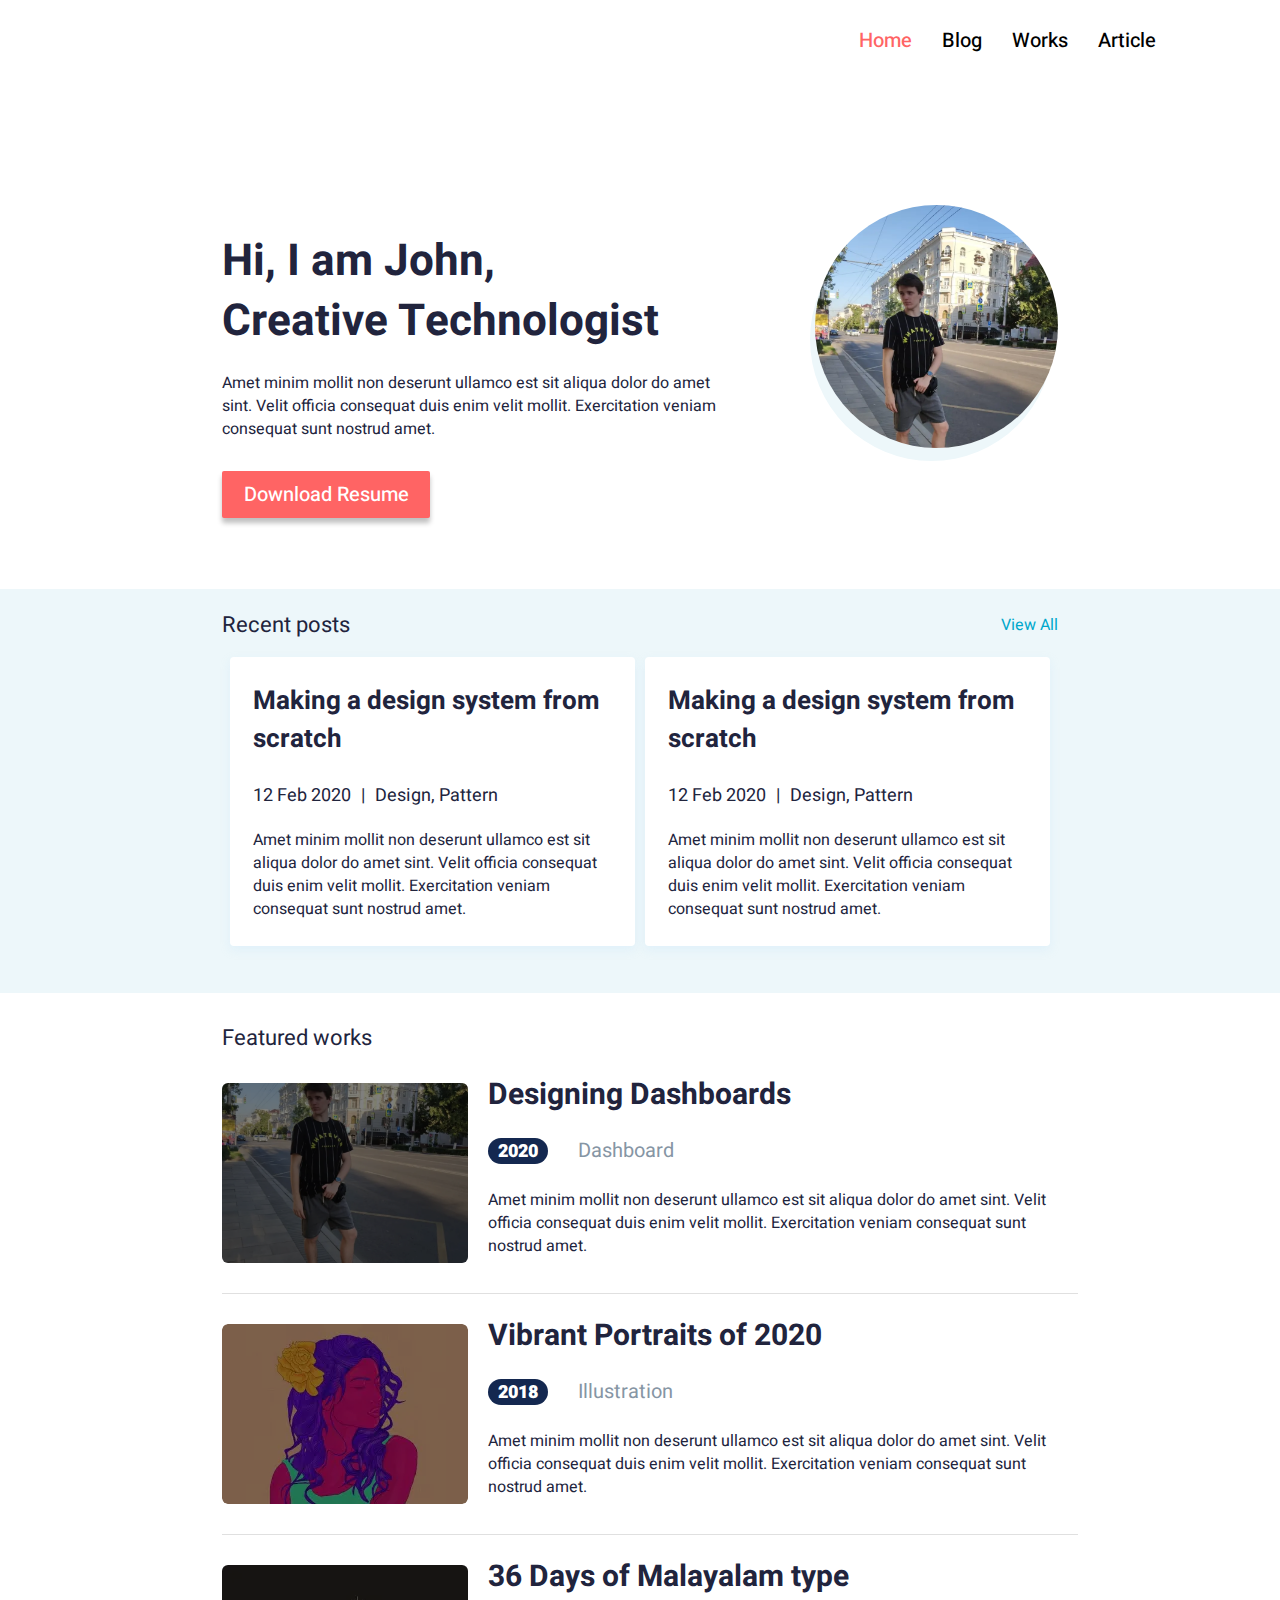
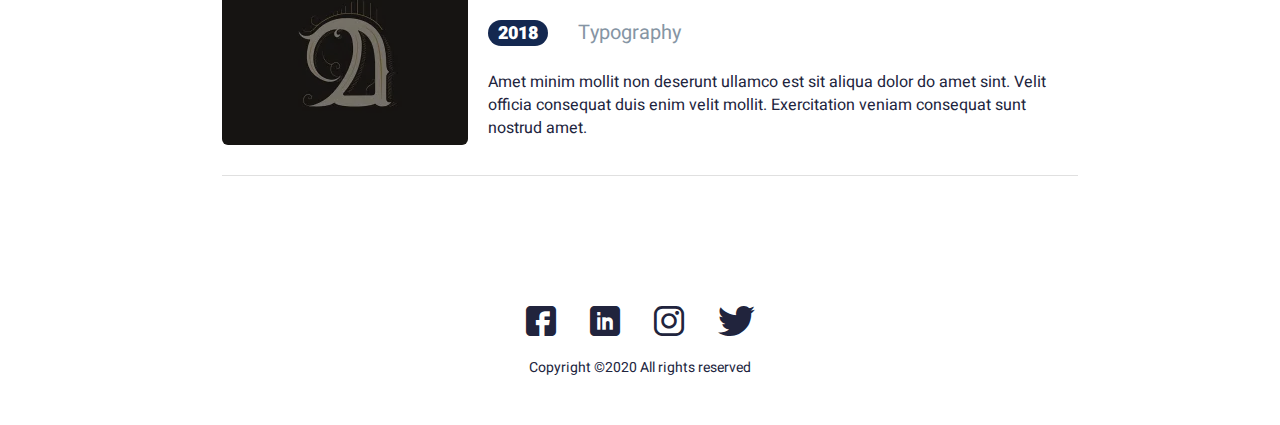
<file: index.html>
<!DOCTYPE html><html lang="ru"><head>  <title>Главная</title>  <meta charset="UTF-8">  <meta name="format-detection" content="telephone=no">  <link rel="stylesheet" href="css/style.min.css">  <link rel="shortcut icon" href="favicon.ico">  <link rel="preconnect" href="https://fonts.gstatic.com">  <link href="https://fonts.googleapis.com/css2?family=Heebo:wght@400;500;700;900&display=swap" rel="stylesheet">  <!-- <meta name="robots" content="noindex, nofollow"> -->  <!-- <meta name="viewport" content="width=device-width, initial-scale=1.0, maximum-scale=1.0, user-scalable=0"> -->  <meta name="viewport" content="width=device-width, initial-scale=1.0"></head><body>  <div class="wrapper">    <header class="header">  <div class="header__content _container">    <!--Меню хедер===========================================-->    <div class="header__menu menu">      <!--Бургер===========================================-->      <div class="menu__icon icon-menu">        <span></span>        <span></span>        <span></span>      </div>      <!--Бургер===========================================-->      <!--Навигация хедер==========================================-->      <nav class="menu__body">        <ul class="menu__list">          <li><a href="index.html" class="menu__nav  _active">Home</a></li>          <li><a href="Blog.html" class="menu__nav ">Blog</a></li>          <li><a href="works.html" class="menu__nav  ">Works</a></li>          <li><a href="article.html" class="menu__nav  ">Article</a></li>        </ul>      </nav>      <!--Навигация хедер===========================================-->    </div>    <!--Меню хедер===========================================-->  </div></header>    <main class="page">      <div class="_container">        <!--Информация и фото человека-->        <div class="main">          <div class="main__info info">            <h1 class="info__title title">Hi, I am John,<br>              Creative Technologist</h1>            <div class="info__text text">Amet minim mollit non deserunt ullamco est sit aliqua dolor do amet sint. Velit              officia consequat duis enim velit mollit. Exercitation veniam consequat sunt nostrud amet.</div>            <a class="info__btn btn">Download Resume</a>          </div>          <div class="main__photo">            <picture><source srcset="img/maininfo/02.webp" type="image/webp"><img src="img/maininfo/02.jpg" alt=""></picture>          </div>        </div>        <!--Информация и фото человека-->      </div>      <!--Отзывы-->      <div class="recent">        <div class="recent__container _container">          <div class="recent__header">            <div class="recent__title">Recent posts</div>            <a href="" class="recent__link">View All</a>          </div>          <!--Блоки-->          <div class="recent__basic basic">            <div class="basic__block block">              <!--Блок1-->              <div class="block__column column">                <div class="column__title title"> <a>Making a design system from scratch</a></div>                <div class="column__datainfo datainfo">                  <div class="datainfo__data">12 Feb 2020</div>                  <div class="datainfo__signum">|</div>                  <div class="datainfo__info">Design, Pattern</div>                </div>                <div class="column__text text">Amet minim mollit non deserunt ullamco est sit aliqua dolor do amet sint.                  Velit                  officia consequat duis enim velit mollit. Exercitation veniam consequat sunt nostrud amet.</div>              </div>              <!--Блок1-->              <!--Блок2-->              <div class="block__column column">                <div class="column__title title"> <a>Making a design system from scratch</a></div>                <div class="column__datainfo datainfo">                  <div class="datainfo__data">12 Feb 2020</div>                  <div class="datainfo__signum">|</div>                  <div class="datainfo__info">Design, Pattern</div>                </div>                <div class="column__text text">Amet minim mollit non deserunt ullamco est sit aliqua dolor do amet sint.                  Velit                  officia consequat duis enim velit mollit. Exercitation veniam consequat sunt nostrud amet.</div>              </div>              <!--Блок2-->            </div>          </div>          <!--Блоки-->        </div>      </div>      <!--Отзывы-->      <!--Работы-->      <div class="works">        <div class="works__container _container">          <div class="works__header">            <div class="works__title">Featured works</div>          </div>          <!--Блоки работы-->          <div class="works__item">            <div class="works__block work">              <a href="http://localhost:3000/works.html" class="wrok__image _ibg">                <picture><source srcset="img/maininfo/02.webp" type="image/webp"><img src="img/maininfo/02.jpg"></picture>              </a>              <div class="work__info info-wrok">                <div class="info-work__title title"> <a href="http://localhost:3000/works.html"                    class="info-work__title">Designing Dashboards</a>                </div>                <div class="info-work__datatheme datatheme">                  <div class="datatheme__data">2020</div>                  <div class="datatheme__theme">Dashboard</div>                </div>                <div class="info-work__text text">Amet minim mollit non deserunt ullamco est sit aliqua dolor do amet                  sint. Velit officia consequat duis enim velit mollit. Exercitation veniam consequat sunt nostrud amet.                </div>              </div>            </div>            <div class="works__block work">              <a href="http://localhost:3000/works.html" class="wrok__image _ibg">                <picture><source srcset="img/works/2.webp" type="image/webp"><img src="img/works/2.png"></picture>              </a>              <div class="work__info info-wrok">                <div class="info-work__title title"> <a href="http://localhost:3000/works.html"                    class="info-work__title">Vibrant Portraits of                    2020                </div></a>                <div class="info-work__datatheme datatheme">                  <div class="datatheme__data">2018</div>                  <div class="datatheme__theme">Illustration</div>                </div>                <div class="info-work__text text">Amet minim mollit non deserunt ullamco est sit aliqua dolor do amet                  sint. Velit officia consequat duis enim velit mollit. Exercitation veniam consequat sunt nostrud amet.                </div>              </div>            </div>            <div class="works__block work">              <a href="http://localhost:3000/works.html" class="wrok__image _ibg">                <picture><source srcset="img/works/3.webp" type="image/webp"><img src="img/works/3.png"></picture>              </a>              <div class="work__info info-wrok">                <div class="info-work__title title"> <a href="http://localhost:3000/works.html"                    class="info-work__title">36 Days of Malayalam                    type</a>                </div>                <div class="info-work__datatheme datatheme">                  <div class="datatheme__data">2018</div>                  <div class="datatheme__theme">Typography</div>                </div>                <div class="info-work__text text">Amet minim mollit non deserunt ullamco est sit aliqua dolor do amet                  sint. Velit officia consequat duis enim velit mollit. Exercitation veniam consequat sunt nostrud amet.                </div>              </div>            </div>          </div>          <!--Блоки работы-->        </div>      </div>      <!--Работы-->    </main>    <footer class="footer">  <div class="footer__content _container">    <div class="footer__social social">      <a href="" class="social__item _icon-face"></a>      <a href="" class="social__item _icon-in"></a>      <a href="" class="social__item _icon-inst"></a>      <a href="" class="social__item _icon-Twit"></a>    </div>    <div class="footer__copy">Copyright ©2020 All rights reserved </div>  </div></footer>    <!-- <script src="https://code.jquery.com/jquery-3.3.1.min.js"></script> --><script src="js/vendors.min.js"></script><script src="js/app.min.js"></script>  </div></body></html>
</file>
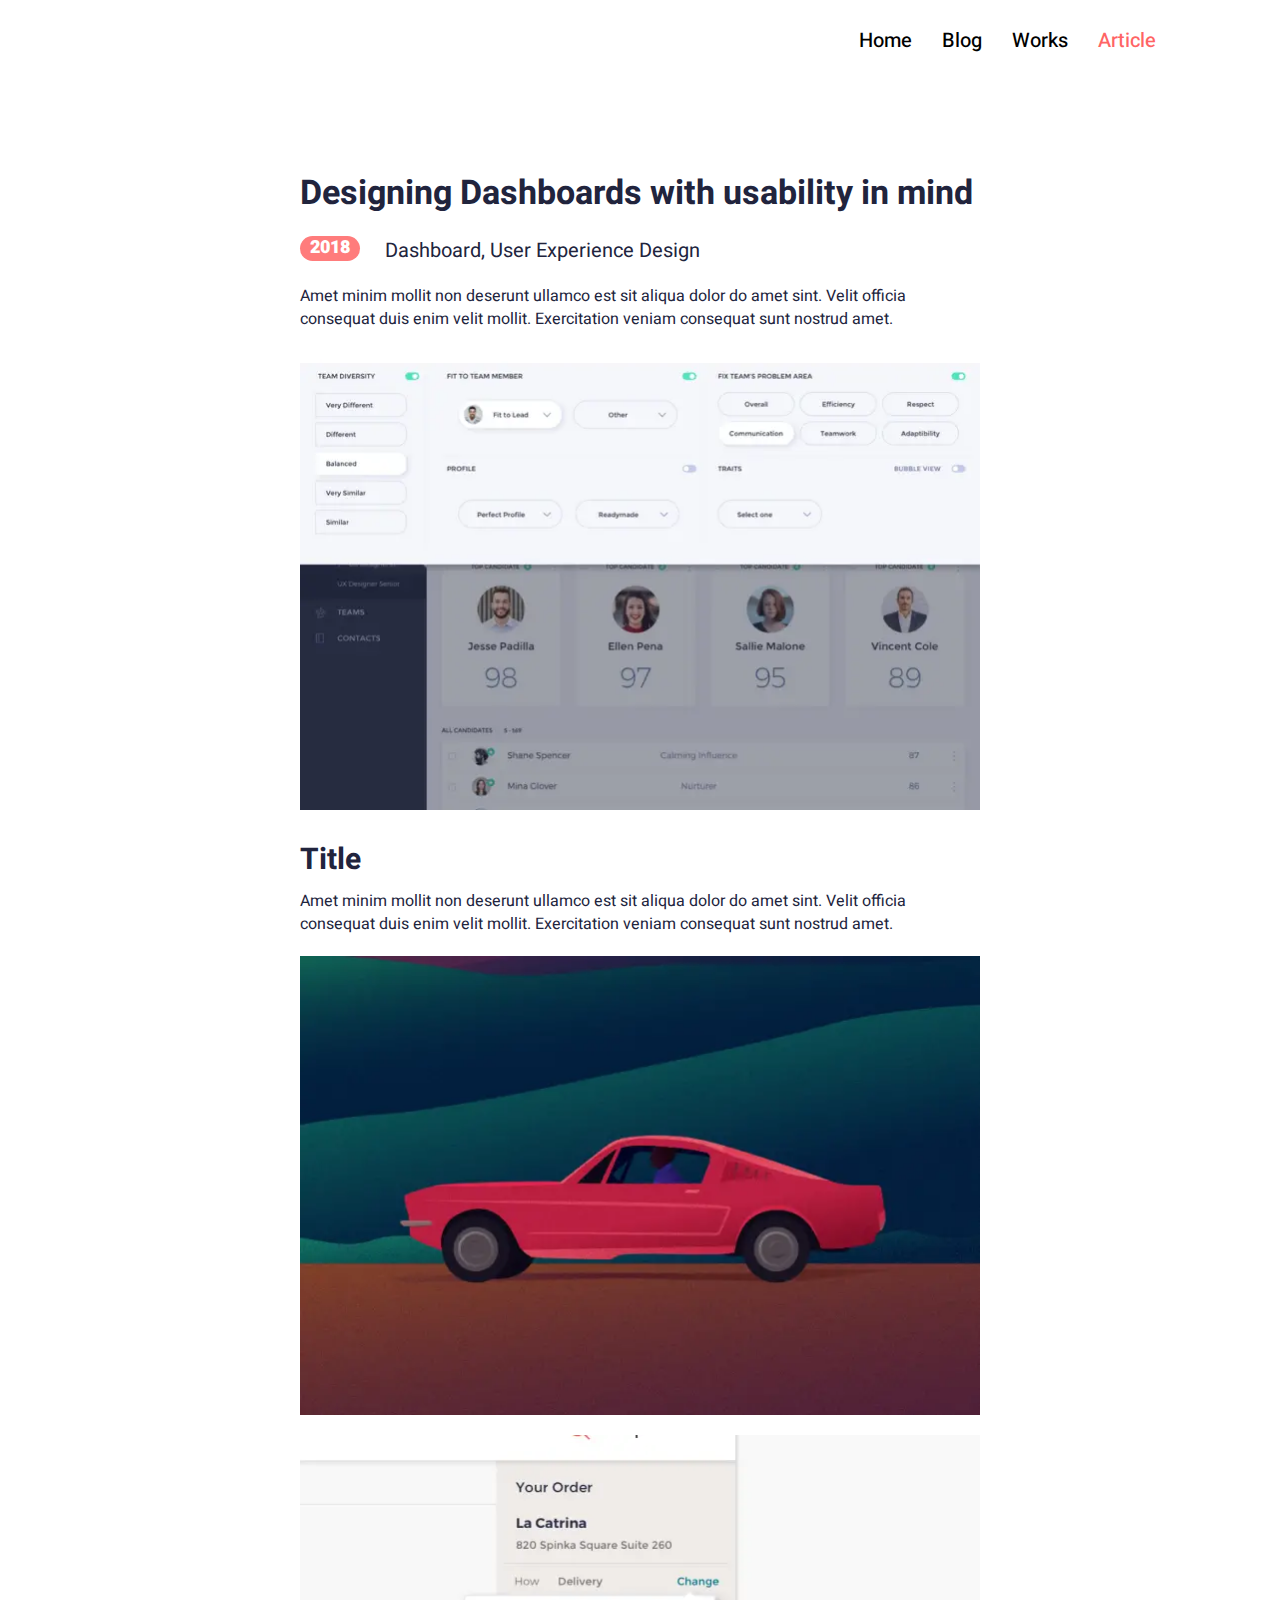
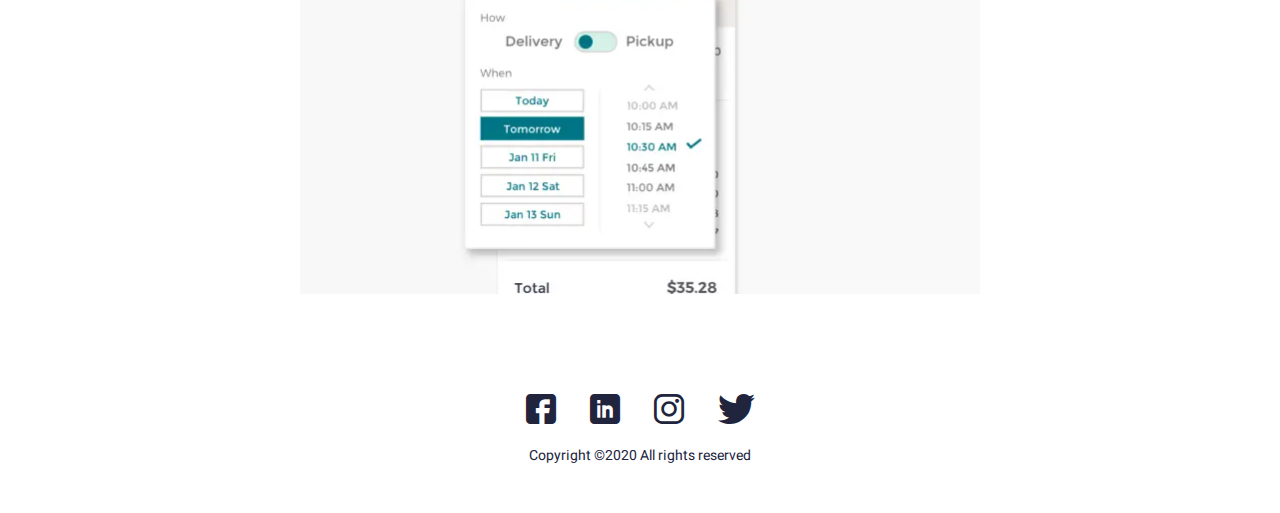
<file: article.html>
<!DOCTYPE html><html lang="ru"><head>  <title>Article</title>  <meta charset="UTF-8">  <meta name="format-detection" content="telephone=no">  <link rel="stylesheet" href="css/style.min.css">  <link rel="shortcut icon" href="favicon.ico">  <link rel="preconnect" href="https://fonts.gstatic.com">  <link href="https://fonts.googleapis.com/css2?family=Heebo:wght@400;500;700;900&display=swap" rel="stylesheet">  <!-- <meta name="robots" content="noindex, nofollow"> -->  <!-- <meta name="viewport" content="width=device-width, initial-scale=1.0, maximum-scale=1.0, user-scalable=0"> -->  <meta name="viewport" content="width=device-width, initial-scale=1.0"></head><body>  <div class="wrapper">    <header class="header">  <div class="header__content _container">    <!--Меню хедер===========================================-->    <div class="header__menu menu">      <!--Бургер===========================================-->      <div class="menu__icon icon-menu">        <span></span>        <span></span>        <span></span>      </div>      <!--Бургер===========================================-->      <!--Навигация хедер==========================================-->      <nav class="menu__body">        <ul class="menu__list">          <li><a href="index.html" class="menu__nav  ">Home</a></li>          <li><a href="Blog.html" class="menu__nav ">Blog</a></li>          <li><a href="works.html" class="menu__nav  ">Works</a></li>          <li><a href="article.html" class="menu__nav  _active">Article</a></li>        </ul>      </nav>      <!--Навигация хедер===========================================-->    </div>    <!--Меню хедер===========================================-->  </div></header>    <main class="page">      <div class="article">        <div class="article__container">          <div class="article__main">            <div class="article__block block-item">              <a class="block-item__title title">Designing Dashboards with usability in mind</a>              <div class="block-item__article-datatheme article-datatheme">                <div class="article-datatheme__data">2018</div>                <div class="article-datatheme__theme">Dashboard, User Experience Design</div>              </div>              <div class="block-item__text text">                <P>Amet minim mollit non deserunt ullamco est sit aliqua dolor do amet sint. Velit officia consequat                  duis                  enim velit mollit. Exercitation veniam consequat sunt nostrud amet.</P>                <picture><source srcset="img/article/1.webp" type="image/webp"><img src="img/article/1.jpg" alt=""></picture>                <div class="block-item__text-title title">Title</div>                <P>Amet minim mollit non deserunt ullamco est sit aliqua dolor do amet sint. Velit officia consequat                  duis                  enim velit mollit. Exercitation veniam consequat sunt nostrud amet.</P>                <picture><source srcset="img/article/2.webp" type="image/webp"><img src="img/article/2.jpg" alt=""></picture>                <picture><source srcset="img/article/3.webp" type="image/webp"><img src="img/article/3.jpg" alt=""></picture>              </div>            </div>          </div>        </div>      </div>    </main>    <footer class="footer">  <div class="footer__content _container">    <div class="footer__social social">      <a href="" class="social__item _icon-face"></a>      <a href="" class="social__item _icon-in"></a>      <a href="" class="social__item _icon-inst"></a>      <a href="" class="social__item _icon-Twit"></a>    </div>    <div class="footer__copy">Copyright ©2020 All rights reserved </div>  </div></footer>  </div>  <div class="popup popup_popup">	<div class="popup__content">		<div class="popup__body">			<div class="popup__close"></div>		</div>	</div></div><div class="popup popup_massagename-message">	<div class="popup__content">		<div class="popup__body">			<div class="popup__close"></div>		</div>	</div></div><div class="popup popup_video">	<div class="popup__content">		<div class="popup__body">			<div class="popup__close popup__close_video"></div>			<div class="popup__video _video"></div>		</div>	</div></div>  <!-- <script src="https://code.jquery.com/jquery-3.3.1.min.js"></script> --><script src="js/vendors.min.js"></script><script src="js/app.min.js"></script></body></html>
</file>
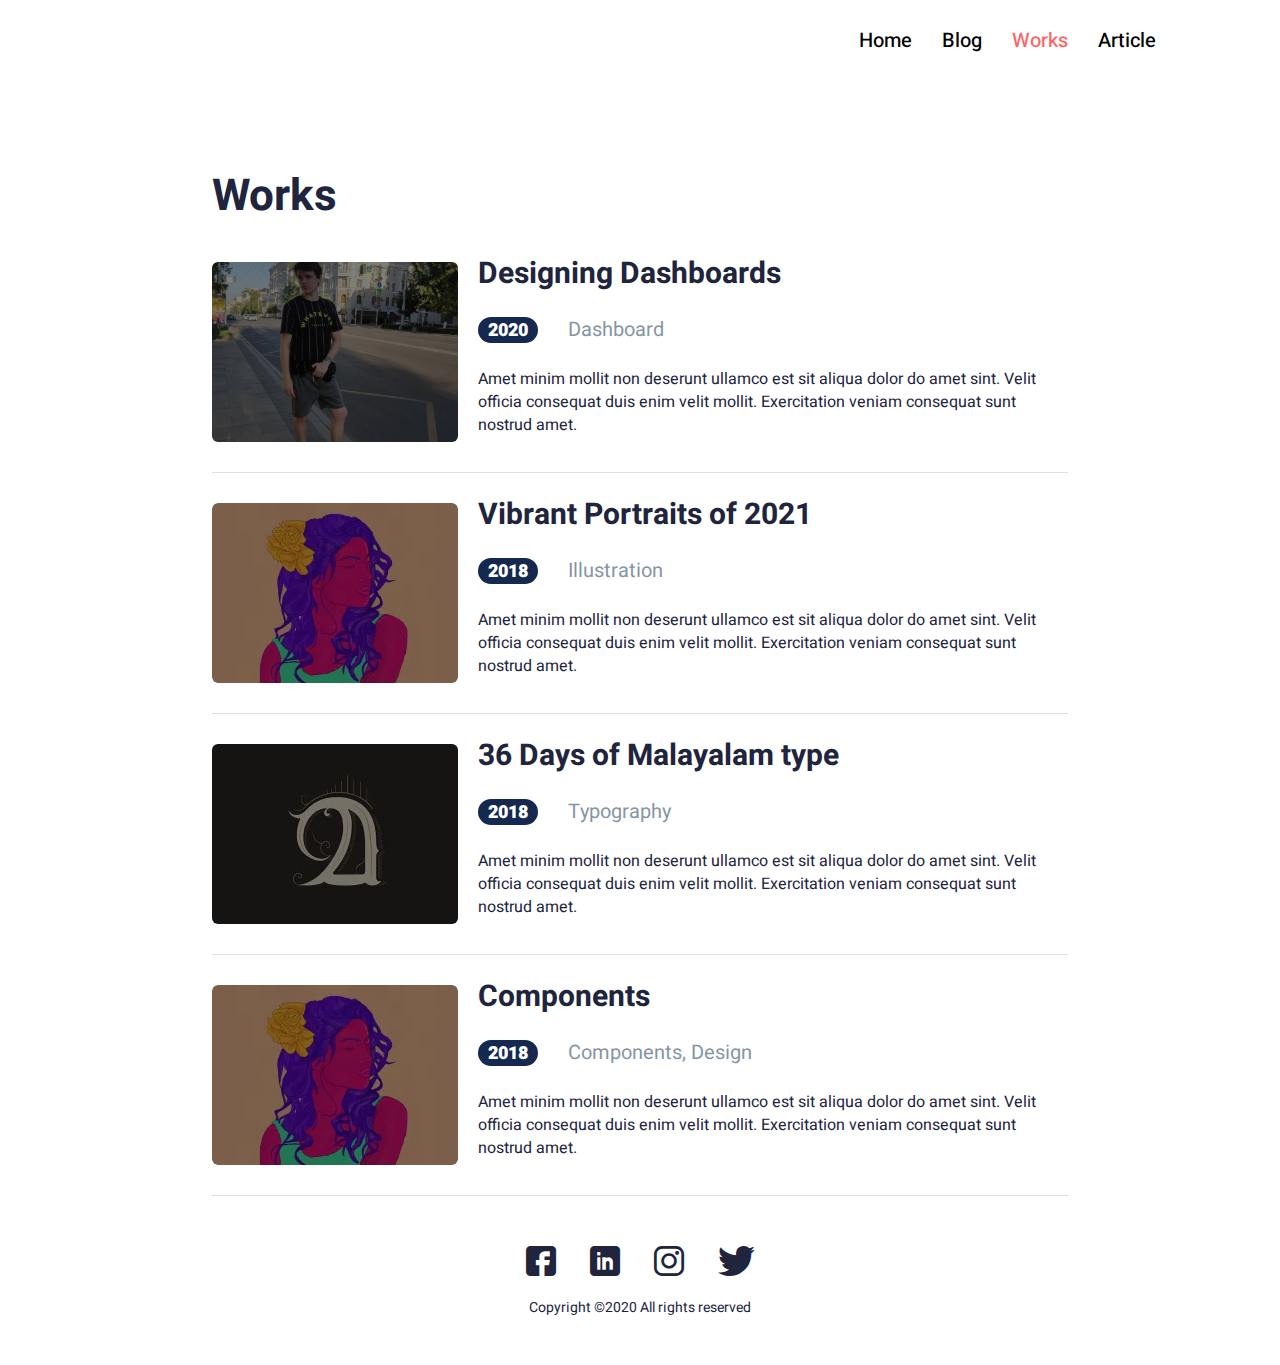
<file: works.html>
<!DOCTYPE html><html lang="ru"><head>  <title>Works</title>  <meta charset="UTF-8">  <meta name="format-detection" content="telephone=no">  <link rel="stylesheet" href="css/style.min.css">  <link rel="shortcut icon" href="favicon.ico">  <link rel="preconnect" href="https://fonts.gstatic.com">  <link href="https://fonts.googleapis.com/css2?family=Heebo:wght@400;500;700;900&display=swap" rel="stylesheet">  <!-- <meta name="robots" content="noindex, nofollow"> -->  <!-- <meta name="viewport" content="width=device-width, initial-scale=1.0, maximum-scale=1.0, user-scalable=0"> -->  <meta name="viewport" content="width=device-width, initial-scale=1.0"></head><body>  <div class="wrapper">    <header class="header">  <div class="header__content _container">    <!--Меню хедер===========================================-->    <div class="header__menu menu">      <!--Бургер===========================================-->      <div class="menu__icon icon-menu">        <span></span>        <span></span>        <span></span>      </div>      <!--Бургер===========================================-->      <!--Навигация хедер==========================================-->      <nav class="menu__body">        <ul class="menu__list">          <li><a href="index.html" class="menu__nav  ">Home</a></li>          <li><a href="Blog.html" class="menu__nav ">Blog</a></li>          <li><a href="works.html" class="menu__nav  _active">Works</a></li>          <li><a href="article.html" class="menu__nav  ">Article</a></li>        </ul>      </nav>      <!--Навигация хедер===========================================-->    </div>    <!--Меню хедер===========================================-->  </div></header>    <main class="page">      <div class="works-page">        <div class="works-page__container _container">          <div class="works__header">            <div class="works__title title-page title "> Works</div>          </div>          <!--Блоки работы-->          <div class="works-page__item">            <div class="workspage__block work">              <a href="#" class="wrok__image _ibg">                <picture><source srcset="img/maininfo/02.webp" type="image/webp"><img src="img/maininfo/02.jpg"></picture>              </a>              <div class="work__info info-wrok">                <div class="info-work__title title"> <a href="#" class="info-work__title">Designing Dashboards</a>                </div>                <div class="info-work__datatheme datatheme">                  <div class="datatheme__data">2020</div>                  <div class="datatheme__theme">Dashboard</div>                </div>                <div class="info-work__text text">Amet minim mollit non deserunt ullamco est sit aliqua dolor do amet                  sint. Velit officia consequat duis enim velit mollit. Exercitation veniam consequat sunt nostrud amet.                </div>              </div>            </div>            <div class="workspage__block work">              <a href="#" class="wrok__image _ibg">                <picture><source srcset="img/works/2.webp" type="image/webp"><img src="img/works/2.png"></picture>              </a>              <div class="work__info info-wrok">                <div class="info-work__title title"><a href="#" class="info-work__title">Vibrant Portraits of 2021</a>                </div>                <div class="info-work__datatheme datatheme">                  <div class="datatheme__data">2018</div>                  <div class="datatheme__theme">Illustration</div>                </div>                <div class="info-work__text text">Amet minim mollit non deserunt ullamco est sit aliqua dolor do amet                  sint. Velit officia consequat duis enim velit mollit. Exercitation veniam consequat sunt nostrud amet.                </div>              </div>            </div>            <div class="workspage__block work">              <a href="#" class="wrok__image _ibg">                <picture><source srcset="img/works/3.webp" type="image/webp"><img src="img/works/3.png"></picture>              </a>              <div class="work__info info-wrok">                <div class="info-work__title title"><a href="#" class="info-work__title">36 Days of Malayalam type</a>                </div>                <div class="info-work__datatheme datatheme">                  <div class="datatheme__data">2018</div>                  <div class="datatheme__theme">Typography</div>                </div>                <div class="info-work__text text">Amet minim mollit non deserunt ullamco est sit aliqua dolor do amet                  sint. Velit officia consequat duis enim velit mollit. Exercitation veniam consequat sunt nostrud amet.                </div>              </div>            </div>            <div class="workspage__block work">              <a href="#" class="wrok__image _ibg">                <picture><source srcset="img/works/2.webp" type="image/webp"><img src="img/works/2.png"></picture>              </a>              <div class="work__info info-wrok">                <div class="info-work__title title"> <a href="#" class="info-work__title">Components</a></div>                <div class="info-work__datatheme datatheme">                  <div class="datatheme__data">2018</div>                  <div class="datatheme__theme">Components, Design</div>                </div>                <div class="info-work__text text">Amet minim mollit non deserunt ullamco est sit aliqua dolor do amet                  sint. Velit officia consequat duis enim velit mollit. Exercitation veniam consequat sunt nostrud amet.                </div>              </div>            </div>          </div>        </div>      </div>    </main>    <footer class="footer">  <div class="footer__content _container">    <div class="footer__social social">      <a href="" class="social__item _icon-face"></a>      <a href="" class="social__item _icon-in"></a>      <a href="" class="social__item _icon-inst"></a>      <a href="" class="social__item _icon-Twit"></a>    </div>    <div class="footer__copy">Copyright ©2020 All rights reserved </div>  </div></footer>  </div>  <div class="popup popup_popup">	<div class="popup__content">		<div class="popup__body">			<div class="popup__close"></div>		</div>	</div></div><div class="popup popup_massagename-message">	<div class="popup__content">		<div class="popup__body">			<div class="popup__close"></div>		</div>	</div></div><div class="popup popup_video">	<div class="popup__content">		<div class="popup__body">			<div class="popup__close popup__close_video"></div>			<div class="popup__video _video"></div>		</div>	</div></div>  <!-- <script src="https://code.jquery.com/jquery-3.3.1.min.js"></script> --><script src="js/vendors.min.js"></script><script src="js/app.min.js"></script></body></html>
</file>
<file: css/style.min.css>
@font-face{font-family:iconfooter;font-display:swap;src:url(../fonts/iconfooter.woff) format("woff"),url(../fonts/iconfooter.woff2) format("woff2");font-weight:400;font-style:normal}@font-face{font-family:icons;font-display:swap;src:url(../fonts/iconfooter.woff) format("woff"),url(../fonts/iconfooter.woff2#icons) format("woff2");font-weight:400;font-style:normal;font-display:block}[class*=" _icon-"]:before,[class^="_icon-"]:before{font-family:icons;font-style:normal;font-weight:400;font-variant:normal;text-transform:none;line-height:1;-webkit-font-smoothing:antialiased;-moz-osx-font-smoothing:grayscale}[class*=" _icon-"]:before,[class^="_icon-"]:before{display:block}._icon-face:before{content:"\e900"}._icon-inst:before{content:"\e901"}._icon-Twit:before{content:"\e902"}._icon-in:before{content:"\e903"}*{padding:0;margin:0;border:0}*,:after,:before{-webkit-box-sizing:border-box;box-sizing:border-box}:active,:focus{outline:0}a:active,a:focus{outline:0}aside,footer,header,nav,section{display:block}body,html{height:100%;min-width:320px}body{line-height:1;font-family:Heebo;-ms-text-size-adjust:100%;-moz-text-size-adjust:100%;-webkit-text-size-adjust:100%}button,input,textarea{font-family:Heebo}input::-ms-clear{display:none}button{cursor:pointer}button::-moz-focus-inner{padding:0;border:0}a,a:visited{text-decoration:none}a:hover{text-decoration:none}ul li{list-style:none}img{vertical-align:top}h1,h2,h3,h4,h5,h6{font-weight:inherit;font-size:inherit}body{color:#21243d;font-size:14px}body._lock{overflow:hidden}.wrapper{width:100%;min-height:100%;overflow:hidden;display:-webkit-box;display:-ms-flexbox;display:flex;-webkit-box-orient:vertical;-webkit-box-direction:normal;-ms-flex-direction:column;flex-direction:column}._container{max-width:856px;margin:0 auto}.btn{display:-webkit-inline-box;display:-ms-inline-flexbox;display:inline-flex;width:208px;height:47px;background:#ff6464;border-radius:2px;color:#fff;line-height:145%;-webkit-box-align:center;-ms-flex-align:center;align-items:center;-webkit-box-pack:center;-ms-flex-pack:center;justify-content:center;text-align:center;font-weight:500;font-size:20px;padding:0 20px}.btn._fw{width:100%}.select{position:relative}.select__item{position:relative}.select__title{color:#000;border:1px solid #d9d9d9;background-color:#fff;cursor:pointer;border-radius:4px}.select__value{display:-webkit-box;display:-ms-flexbox;display:flex;font-size:14px;height:30px;padding:0 15px;-webkit-box-align:center;-ms-flex-align:center;align-items:center;-webkit-box-pack:justify;-ms-flex-pack:justify;justify-content:space-between;-webkit-box-orient:horizontal;-webkit-box-direction:reverse;-ms-flex-direction:row-reverse;flex-direction:row-reverse}.select__value span{height:1em;overflow:hidden;display:-webkit-box;-webkit-line-clamp:1;-webkit-box-orient:vertical}.select__value:before{content:"";display:inline-block;-webkit-transition:all .3s ease 0s;-o-transition:all .3s ease 0s;transition:all .3s ease 0s;width:11px;height:7px;background:url(../img/icons/select.svg) center/100% no-repeat}.select__input{width:100%;background-color:transparent;height:100%}.select__options{color:#000;display:none;position:absolute;top:29px;border-radius:0 0 4px 4px;min-width:100%;left:0;background-color:#fff;border-top:0;border:1px solid #d9d9d9;border-top:0;font-size:14px;padding:10px 0 5px 0}.select__option{cursor:pointer;padding:5px 15px;margin:0}.select._active{z-index:5}.select._active .select__value:before{-webkit-transform:rotate(-180deg);-ms-transform:rotate(-180deg);transform:rotate(-180deg)}.select._active .select__options{display:block}input[type=email],input[type=tel],input[type=text],textarea{-webkit-appearance:none;-moz-appearance:none;appearance:none}.input{border-radius:0!important;width:100%;display:block;padding:0 20px}textarea.input{resize:none;padding:0 0}.checkbox{position:relative}.checkbox__input{position:absolute;width:0;height:0;opacity:0;visibility:hidden}.checkbox__input:checked+.checkbox__text:before{background:#fff url(../img/icons/check.svg) center no-repeat}.checkbox__text{display:-webkit-inline-box;display:-ms-inline-flexbox;display:inline-flex;-webkit-box-align:center;-ms-flex-align:center;align-items:center;position:relative;font-size:16px;color:#fff;letter-spacing:-.3px;line-height:calc(20 / 16);cursor:pointer}.checkbox__text:before{content:"";-ms-flex-item-align:start;align-self:flex-start;margin:0 14px 0 0;-webkit-box-flex:0;-ms-flex:0 0 20px;flex:0 0 20px;left:0;top:0;width:20px;height:18px;background:#fff;border:1px solid #a7a9ac}.checkbox a{color:#fff;text-decoration:underline}.checkbox._error .checkbox__text:before{border:1px solid #ee1212}.options{display:-webkit-box;display:-ms-flexbox;display:flex;-webkit-box-orient:vertical;-webkit-box-direction:normal;-ms-flex-direction:column;flex-direction:column;-webkit-box-align:start;-ms-flex-align:start;align-items:flex-start}.options__item{position:relative;cursor:pointer}.options__input{position:absolute;width:0;height:0;opacity:0;left:0;top:0;visibility:hidden}.options__input:checked+.options__text:after{-webkit-transform:scale(1);-ms-transform:scale(1);transform:scale(1)}.options__text{display:-webkit-inline-box;display:-ms-inline-flexbox;display:inline-flex;-webkit-box-align:center;-ms-flex-align:center;align-items:center;position:relative;font-size:16px;color:#fff;letter-spacing:-.3px;line-height:calc(20 / 16)}.options__text:before{content:"";-ms-flex-item-align:start;align-self:flex-start;margin:0 14px 0 0;-webkit-box-flex:0;-ms-flex:0 0 20px;flex:0 0 20px;left:0;top:0;border-radius:50%;width:20px;height:18px;background:#fff;border:1px solid #a7a9ac}.options__text:after{content:"";-webkit-transition:all .3s ease 0s;-o-transition:all .3s ease 0s;transition:all .3s ease 0s;-webkit-transform:scale(0);-ms-transform:scale(0);transform:scale(0);width:10px;height:10px;border-radius:50%;background-color:#77243a;position:absolute;left:5px;top:4px}.rating-block{display:table;font-size:0}.rating{display:inline-block;position:relative;vertical-align:middle}.rating.edit .star{cursor:pointer}.rating .star{width:17px;height:14px;display:inline-block;position:relative;z-index:3}.rating__line{position:absolute;width:85px;height:14px;top:0;left:0;background:url(../img/icons/bg_rating.svg) 0 0 no-repeat;z-index:1;background-size:85px 100%}.rating__activeline{position:absolute;width:0;height:14px;top:0;left:0;background:url(../img/icons/bg_rating_active.svg) 0 0 no-repeat;z-index:2;background-size:85px 100%}.rating__value{display:inline-block;color:#1b3139;font-size:14px;line-height:13px;vertical-align:middle}.quantity{width:88px;height:40px;display:-webkit-box;display:-ms-flexbox;display:flex;border:1px solid rgba(166,166,166,.45)}.quantity__button{-webkit-box-flex:0;-ms-flex:0 0 30px;flex:0 0 30px;position:relative;cursor:pointer}.quantity__button::after,.quantity__button::before{content:"";position:absolute;top:50%;left:50%;-webkit-transition:all .3s ease 0s;-o-transition:all .3s ease 0s;transition:all .3s ease 0s;margin:0 0 0 -4.5px;background-color:#a6a6a6;width:9px;height:1px}.quantity__button_plus::before{-webkit-transform:rotate(-90deg);-ms-transform:rotate(-90deg);transform:rotate(-90deg)}.quantity__input{-webkit-box-flex:1;-ms-flex:1 1 auto;flex:1 1 auto}.quantity__input input{height:100%;color:#a6a6a6;font-size:12px;width:100%;text-align:center}._ibg{position:relative}._ibg img{position:absolute;width:100%;height:100%;top:0;left:0;-o-object-fit:cover;object-fit:cover}body.ie ._ibg{background-position:center;background-size:cover;background-repeat:no-repeat}body.ie ._ibg img{width:0;height:0;opacity:0;visibility:hidden}.popup{-webkit-overflow-scrolling:touch;position:fixed;top:0;left:0;z-index:100;padding:30px 10px;width:100%;height:100%;visibility:hidden;-webkit-transition:visibility .8s ease 0s;-o-transition:visibility .8s ease 0s;transition:visibility .8s ease 0s}.popup::before{content:"";background-color:rgba(0,0,0,.9);position:fixed;width:100%;height:100%;top:0;left:0;opacity:0;-webkit-transition:opacity .8s ease 0s;-o-transition:opacity .8s ease 0s;transition:opacity .8s ease 0s}.popup.show{visibility:visible;overflow:auto}.popup.show::before{opacity:1}.popup.show .popup__body{-webkit-transform:scale(1);-ms-transform:scale(1);transform:scale(1)}.popup._active{visibility:visible;overflow:auto}.popup._active::before{opacity:1}.popup._active .popup__body{-webkit-transition:all .3s ease .2s;-o-transition:all .3s ease .2s;transition:all .3s ease .2s;-webkit-transform:scale(1);-ms-transform:scale(1);transform:scale(1)}.popup__content{display:-webkit-box;display:-ms-flexbox;display:flex;-webkit-box-orient:vertical;-webkit-box-direction:normal;-ms-flex-direction:column;flex-direction:column;-webkit-box-align:center;-ms-flex-align:center;align-items:center;min-height:100%;-webkit-box-flex:1;-ms-flex:1 1 auto;flex:1 1 auto;width:100%;display:flex;-webkit-box-pack:center;-ms-flex-pack:center;justify-content:center;align-items:center}.popup__body{-webkit-transform:scale(0);-ms-transform:scale(0);transform:scale(0);-webkit-transition:all .3s ease 0s;-o-transition:all .3s ease 0s;transition:all .3s ease 0s;background-color:#fff;padding:50px;width:100%;max-width:800px}.popup__close{width:15px;height:15px;position:absolute;top:0;right:0;cursor:pointer;z-index:30;background:url(../img/icons/close.svg) 0 0 no-repeat}.header__content{max-width:1052px;padding:0 10px}.header__menu{display:-webkit-box;display:-ms-flexbox;display:flex;-webkit-box-align:center;-ms-flex-align:center;align-items:center;-webkit-box-pack:end;-ms-flex-pack:end;justify-content:flex-end;padding:10px 0;height:82px}.menu__list li{margin:0 0 20px 0}.menu__list li:last-child{margin:0}.menu__nav{font-weight:500;font-size:20px;color:#000;-webkit-transition:color .3s ease 0s;-o-transition:color .3s ease 0s;transition:color .3s ease 0s;cursor:pointer}.menu__nav._active{color:#ff6464}.icon-menu{display:none}.footer{text-align:center;padding:50px 0}.footer__social{margin:0 0 25px 0}.title{font-weight:700;font-size:44px;line-height:60px}.text{-webkit-box-flex:1;-ms-flex:1 1 auto;flex:1 1 auto;font-size:16px;line-height:23px;color:#21243d}.main{margin:33px 10px 71px 10px;-webkit-box-flex:1;-ms-flex:1 1 auto;flex:1 1 auto;display:-webkit-box;display:-ms-flexbox;display:flex;-webkit-box-pack:justify;-ms-flex-pack:justify;justify-content:space-between}.main :last-child{margin-bottom:0}.main__photo{-webkit-box-flex:0;-ms-flex:0 0 243px;flex:0 0 243px;height:243px;overflow:hidden;border-radius:50%;-webkit-box-shadow:-5px 13px 0 0 #edf7fa;box-shadow:-5px 13px 0 0 #edf7fa}.main__photo img{max-width:100%}.info{padding:27px 0 0 0;max-width:497px}.info__title{margin:0 0 20px 0}.info__text{margin:0 0 30px 0}.info__btn{margin-bottom:25px;-webkit-transition:background-color .3s ease 0s;-o-transition:background-color .3s ease 0s;transition:background-color .3s ease 0s;-webkit-box-shadow:0 5px 5px rgba(5,5,5,.25);box-shadow:0 5px 5px rgba(5,5,5,.25)}.info__btn:hover{background-color:#eb5e5e}.info__btn:active{background-color:#c25454;-webkit-box-shadow:-1px -1px 5px rgba(3,3,3,.25);box-shadow:-1px -1px 5px rgba(3,3,3,.25)}.works{margin:0 0 80px 20px}.works__title{line-height:50px;padding:0 0 20px 0;font-size:22px}.works__block{padding:0 0 30px 0;margin:0 0 30px 0;border-bottom:1px solid #e0e0e0}.works__block:last-child{margin-bottom:0}.wrok__image{-webkit-box-flex:0;-ms-flex:0 0 246px;flex:0 0 246px;display:block;border-radius:6px;min-height:180px;overflow:hidden;-webkit-filter:brightness(50%);filter:brightness(50%);-webkit-transition:-webkit-filter .3s ease 0s;transition:-webkit-filter .3s ease 0s;-o-transition:filter .3s ease 0s;transition:filter .3s ease 0s;transition:filter .3s ease 0s,-webkit-filter .3s ease 0s}.wrok__image:hover{-webkit-filter:brightness(100%);filter:brightness(100%)}.info-work__title{line-height:25px;font-size:30px;margin-bottom:30px;-webkit-transition:color .3s ease 0s;-o-transition:color .3s ease 0s;transition:color .3s ease 0s;cursor:pointer}.info-work__title:hover{color:#ff6464}.info-work__title a{color:#21243d}.datatheme{display:-webkit-box;display:-ms-flexbox;display:flex;margin-bottom:25px;-webkit-box-align:center;-ms-flex-align:center;align-items:center}.datatheme__data{color:#fff;padding:5px 10px 3px 10px;text-align:center;background:#142850;border-radius:25px;font-weight:900;font-size:18px}.datatheme__theme{font-size:20px;margin:0 0 0 30px;color:#8695a4}.title-page{font-size:44px;margin-bottom:20px}.workspage__block{padding:0 0 30px 0;margin:0 0 30px 0;border-bottom:1px solid #e0e0e0}.workspage__block:last-child{margin-bottom:0}@font-face{font-family:icons;font-display:swap;src:url(../fonts/iconfooter.woff) format("woff"),url(../fonts/iconfooter.woff2#icons) format("woff2");font-weight:400;font-style:normal;font-display:block}[class*=" _icon-"]:before,[class^="_icon-"]:before{font-family:icons;font-style:normal;font-weight:400;font-variant:normal;text-transform:none;line-height:1;-webkit-font-smoothing:antialiased;-moz-osx-font-smoothing:grayscale}[class*=" _icon-"]:before,[class^="_icon-"]:before{display:block}._icon-face:before{content:"\e900"}._icon-inst:before{content:"\e901"}._icon-Twit:before{content:"\e902"}._icon-in:before{content:"\e903"}.blog{max-width:690px}.blog__title{margin-bottom:60px}.blog__text{max-width:610px}.blog-item{border-bottom:1px solid #e0e0e0;padding:0 0 30px 0;margin:0 0 30px 0}.blog-item:last-child{margin-bottom:0;border-bottom:none}.blog-item__title{line-height:30px;font-size:26px;margin:0 0 15px 0;-webkit-transition:color .3s ease 0s;-o-transition:color .3s ease 0s;transition:color .3s ease 0s;cursor:pointer}.blog-item__title:hover{color:#ff6464}.blog-datainfo{display:-webkit-box;display:-ms-flexbox;display:flex;font-size:20px;line-height:24px;padding:0 0 15px 0}.blog-datainfo__data{line-height:24px}.blog-datainfo__signum{margin:0 10px}.blog-datainfo__info{line-height:24px;color:#8695a4;-webkit-transition:color .3s ease 0s;-o-transition:color .3s ease 0s;transition:color .3s ease 0s;cursor:pointer}.blog-datainfo__info:hover{color:#5e6063}.article__container{max-width:700px;padding:0 10px 30px;margin:0 auto}.block-item__title{font-size:34px;max-width:400px;-webkit-transition:color .3s ease 0s;-o-transition:color .3s ease 0s;transition:color .3s ease 0s;line-height:128.57143%;cursor:pointer}.block-item__title:hover{color:#ff6464}.block-item__text p{margin:0 0 20px 0}.block-item__text img{max-width:100%;margin:0 0 20px 0}.block-item__text-title{font-size:30px}.article-datatheme{display:-webkit-box;display:-ms-flexbox;display:flex;margin:20px 0}.article-datatheme__data{color:#fff;padding:0 10px;height:25px;background:#ff7c7c;border-radius:25px;font-weight:900;font-size:18px;display:-webkit-box;display:-ms-flexbox;display:flex;-webkit-box-pack:center;-ms-flex-pack:center;justify-content:center;-webkit-box-align:center;-ms-flex-align:center;align-items:center}.article-datatheme__theme{text-align:center;line-height:145%;font-size:20px;padding:0;margin:0 0 0 25px}.page{-webkit-box-flex:1;-ms-flex:1 1 auto;flex:1 1 auto;margin:90px 0 0 0}.recent{background:#edf7fa;padding:25px 0 13px 0;margin:0 0 20px 0}.recent__header{display:-webkit-box;display:-ms-flexbox;display:flex;margin:0 10px 20px 10px}.recent__title{font-size:22px;-webkit-box-flex:1;-ms-flex:1 1 auto;flex:1 1 auto;padding:0 20px 0 0}.recent__link{-webkit-box-flex:0;-ms-flex:0 0 auto;flex:0 0 auto;font-size:16px;line-height:23px;color:#00a8cc}.recent__link:hover{text-decoration:underline}.basic__block{margin:0 0 17px 0}.block{display:-webkit-box;display:-ms-flexbox;display:flex;-ms-flex-wrap:wrap;flex-wrap:wrap;-webkit-box-flex:0;-ms-flex:0 0 50%;flex:0 0 50%;-webkit-box-pack:center;-ms-flex-pack:center;justify-content:center}.block__column{background-color:#fff;border-radius:4px}.column{margin-bottom:17px;padding:25px 35px 25px 23px;max-width:405px;-webkit-box-shadow:0 4px 10px rgba(187,225,250,.25);box-shadow:0 4px 10px rgba(187,225,250,.25)}.column:nth-child(odd){margin-right:10px}.column__title{line-height:38px;font-size:26px;margin:0 0 25px 0;-webkit-transition:color .3s ease 0s;-o-transition:color .3s ease 0s;transition:color .3s ease 0s}.column__title:hover{color:#ff6464}.datainfo{display:-webkit-box;display:-ms-flexbox;display:flex;font-size:18px;line-height:26px;padding:0 0 20px 0}.datainfo__data{line-height:26px}.datainfo__signum{margin:0 10px}.datainfo__info{line-height:26px}.social{display:-webkit-box;display:-ms-flexbox;display:flex;-webkit-box-pack:center;-ms-flex-pack:center;justify-content:center;-webkit-box-align:center;-ms-flex-align:center;align-items:center}.social__item{-webkit-transition:color .3s ease 0s;-o-transition:color .3s ease 0s;transition:color .3s ease 0s;font-size:30px;color:inherit;margin:0 17px}@media (min-width:767.98px){.menu__list{display:-webkit-box;display:-ms-flexbox;display:flex}.menu__list li{margin:0 30px 0 0}.work__info{margin:0 0 0 20px}.work{display:-webkit-box;display:-ms-flexbox;display:flex;-webkit-box-align:start;-ms-flex-align:start;align-items:flex-start}}@media (min-width:800.98px){.quantity__button:hover::after,.quantity__button:hover::before{background-color:rgba(0,0,0,.5)}.menu__nav:hover{color:#ff6464}.social__item:hover{color:#ff6464}}@media (min-width:992px){.select__option:hover{background:#d9d9d9}.checkbox a:hover{text-decoration:none}}@media (max-width:868px){._container{max-width:970px}.works__container{padding:0 10px}.blog{padding:0 10px}}@media (max-width:800.98px){._container{max-width:860px}.select__title{font-size:18px}.select__options{font-size:18px}.main{margin:0 10px 71px 10px}.blog__title{margin-bottom:40px}.blog-item__title{margin:0 0 15px 0;line-height:28px;font-size:24px}.blog-datainfo{padding:0 0 15px 0;line-height:23px;font-size:18px}.recent{padding:20px 0 20px 0}.column:nth-child(odd){margin-right:0}.column__title{margin:0 0 20px 0;line-height:32px;font-size:24px}.datainfo{padding:0 0 15px 0;line-height:23px;font-size:16px}}@media (max-width:767.98px){._container{max-width:none;padding:0 10px}.header__menu{height:50px}.menu__body{-webkit-transform:translate(0,-100%);-ms-transform:translate(0,-100%);transform:translate(0,-100%);-webkit-transition:-webkit-transform .8s ease 0s;transition:-webkit-transform .8s ease 0s;-o-transition:transform .8s ease 0s;transition:transform .8s ease 0s;transition:transform .8s ease 0s,-webkit-transform .8s ease 0s;position:fixed;width:100%;height:100%;top:0;left:0;overflow:auto;padding:70px 10px 30px 10px;background-color:rgba(255,255,255,.8);z-index:5}.menu__body._active{-webkit-transform:translate(0,0);-ms-transform:translate(0,0);transform:translate(0,0)}.menu__nav{font-size:40px;display:block;text-align:center}.icon-menu{display:block;position:relative;width:30px;height:18px;cursor:pointer;z-index:6}.icon-menu span{-webkit-transition:all .3s ease 0s;-o-transition:all .3s ease 0s;transition:all .3s ease 0s;top:calc(50% - 1px);left:0;position:absolute;width:100%;height:2px;background-color:#000}.icon-menu span:first-child{top:0}.icon-menu span:last-child{top:auto;bottom:0}.icon-menu._active span{-webkit-transform:scale(0);-ms-transform:scale(0);transform:scale(0)}.icon-menu._active span:first-child{-webkit-transform:rotate(-45deg);-ms-transform:rotate(-45deg);transform:rotate(-45deg);top:calc(50% - 1px)}.icon-menu._active span:last-child{-webkit-transform:rotate(45deg);-ms-transform:rotate(45deg);transform:rotate(45deg);bottom:calc(50% - 1px)}.footer{padding:30px 0}.main{-webkit-box-orient:vertical;-webkit-box-direction:reverse;-ms-flex-direction:column-reverse;flex-direction:column-reverse;text-align:center;-webkit-box-align:center;-ms-flex-align:center;align-items:center;margin:0 10px 60px 10px}.main__photo{max-width:243px}.info__title{line-height:50px;margin:0 0 15px 0}.info__text{margin:0 0 25px 0}.works__item{display:-webkit-box;display:-ms-flexbox;display:flex;overflow:auto}.works__block{-webkit-box-flex:0;-ms-flex:0 0 90%;flex:0 0 90%;margin:0 15px 0 0}.works{margin:0 0 30px 0}.works__title{font-size:18px;text-align:center;line-height:20px}.wrok__image{padding:0 0 60% 0}.info-work__title{font-size:24px;margin:20px 0 20px 0}.title-page{text-align:left;margin-bottom:10px;font-size:30px}.blog-item{padding:0 0 20px 0;margin:0 0 20px 0}.blog-item__title{margin:0 0 10px 0;line-height:25px;font-size:22px}.block-item__title{font-size:30px}.article-datatheme{margin:15px 0}.article-datatheme__data{font-size:18px}.article-datatheme__theme{margin:0 0 0 20px;font-size:18px}.page{margin:30px 0 0 0}.recent__title{font-size:18px;text-align:center}.recent__link{display:none}.column__title{margin:0 0 10px 0;line-height:30px;font-size:22px}}
</file>
